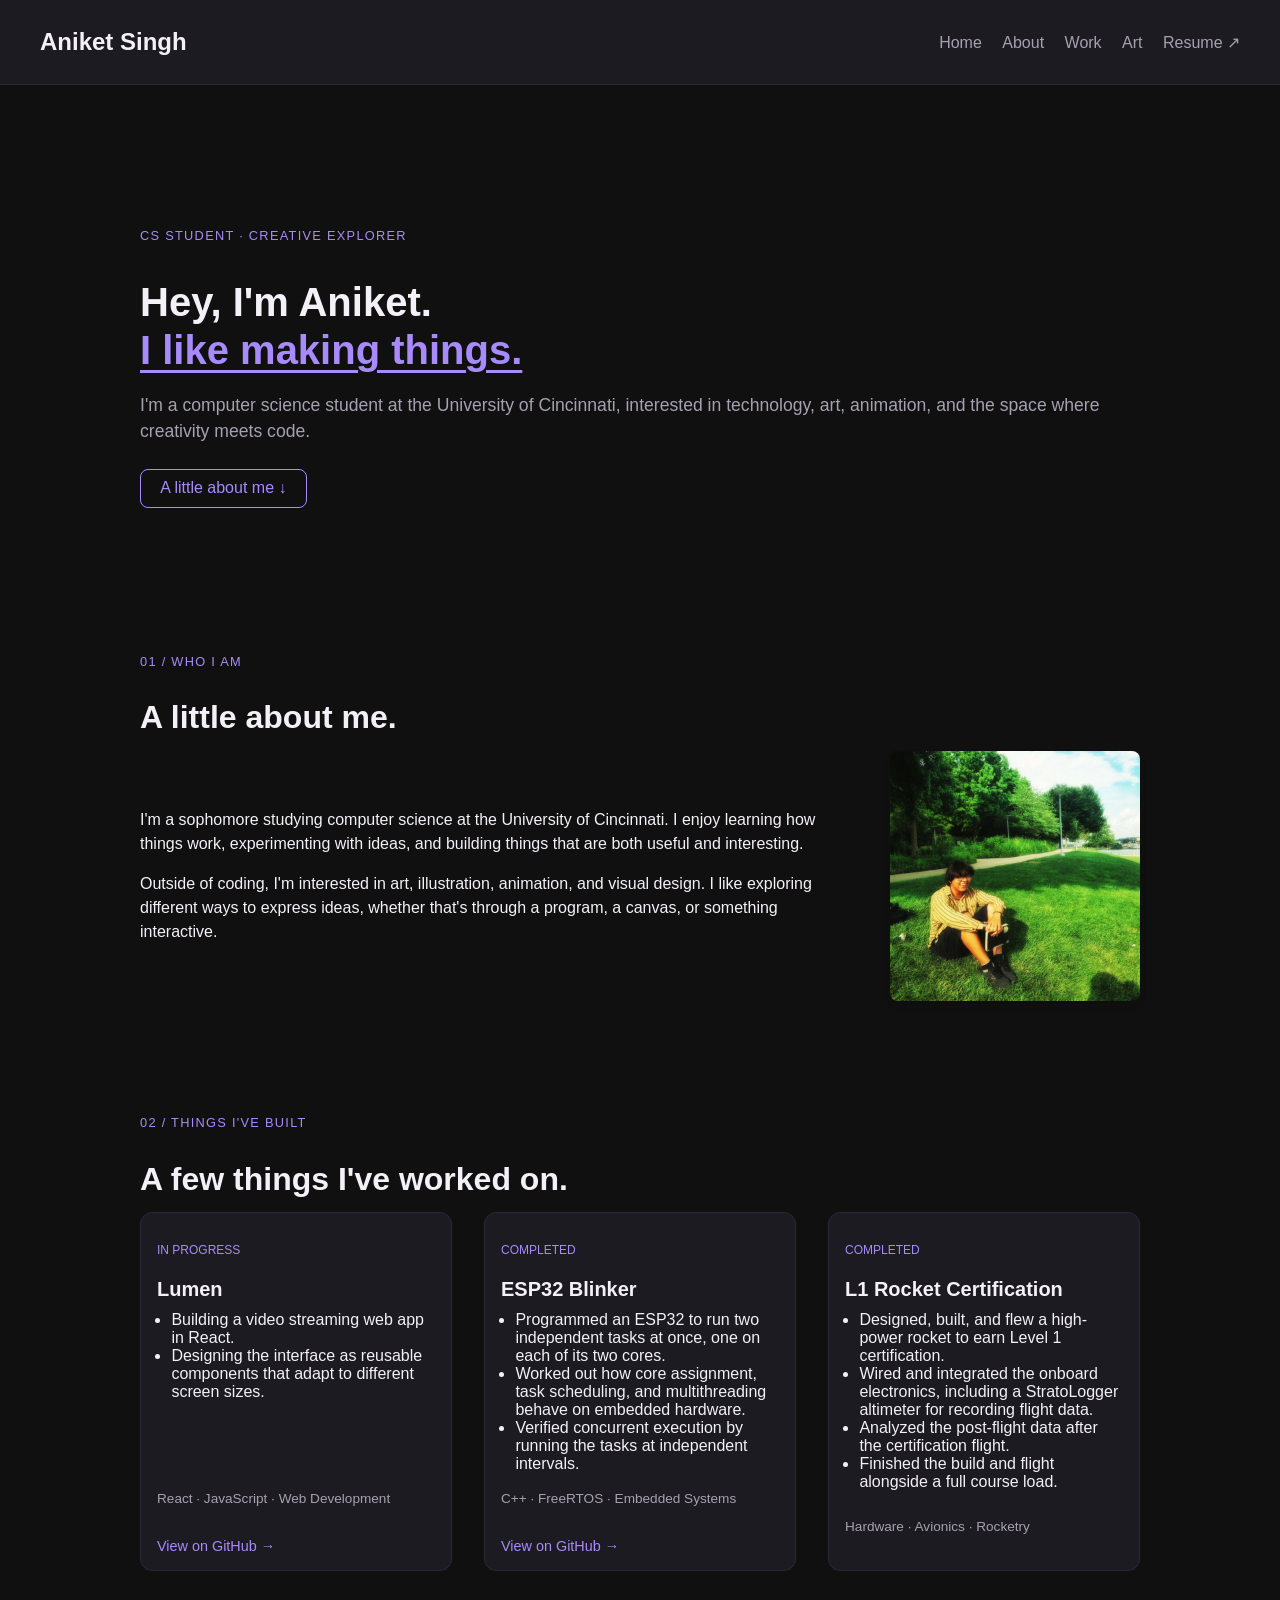
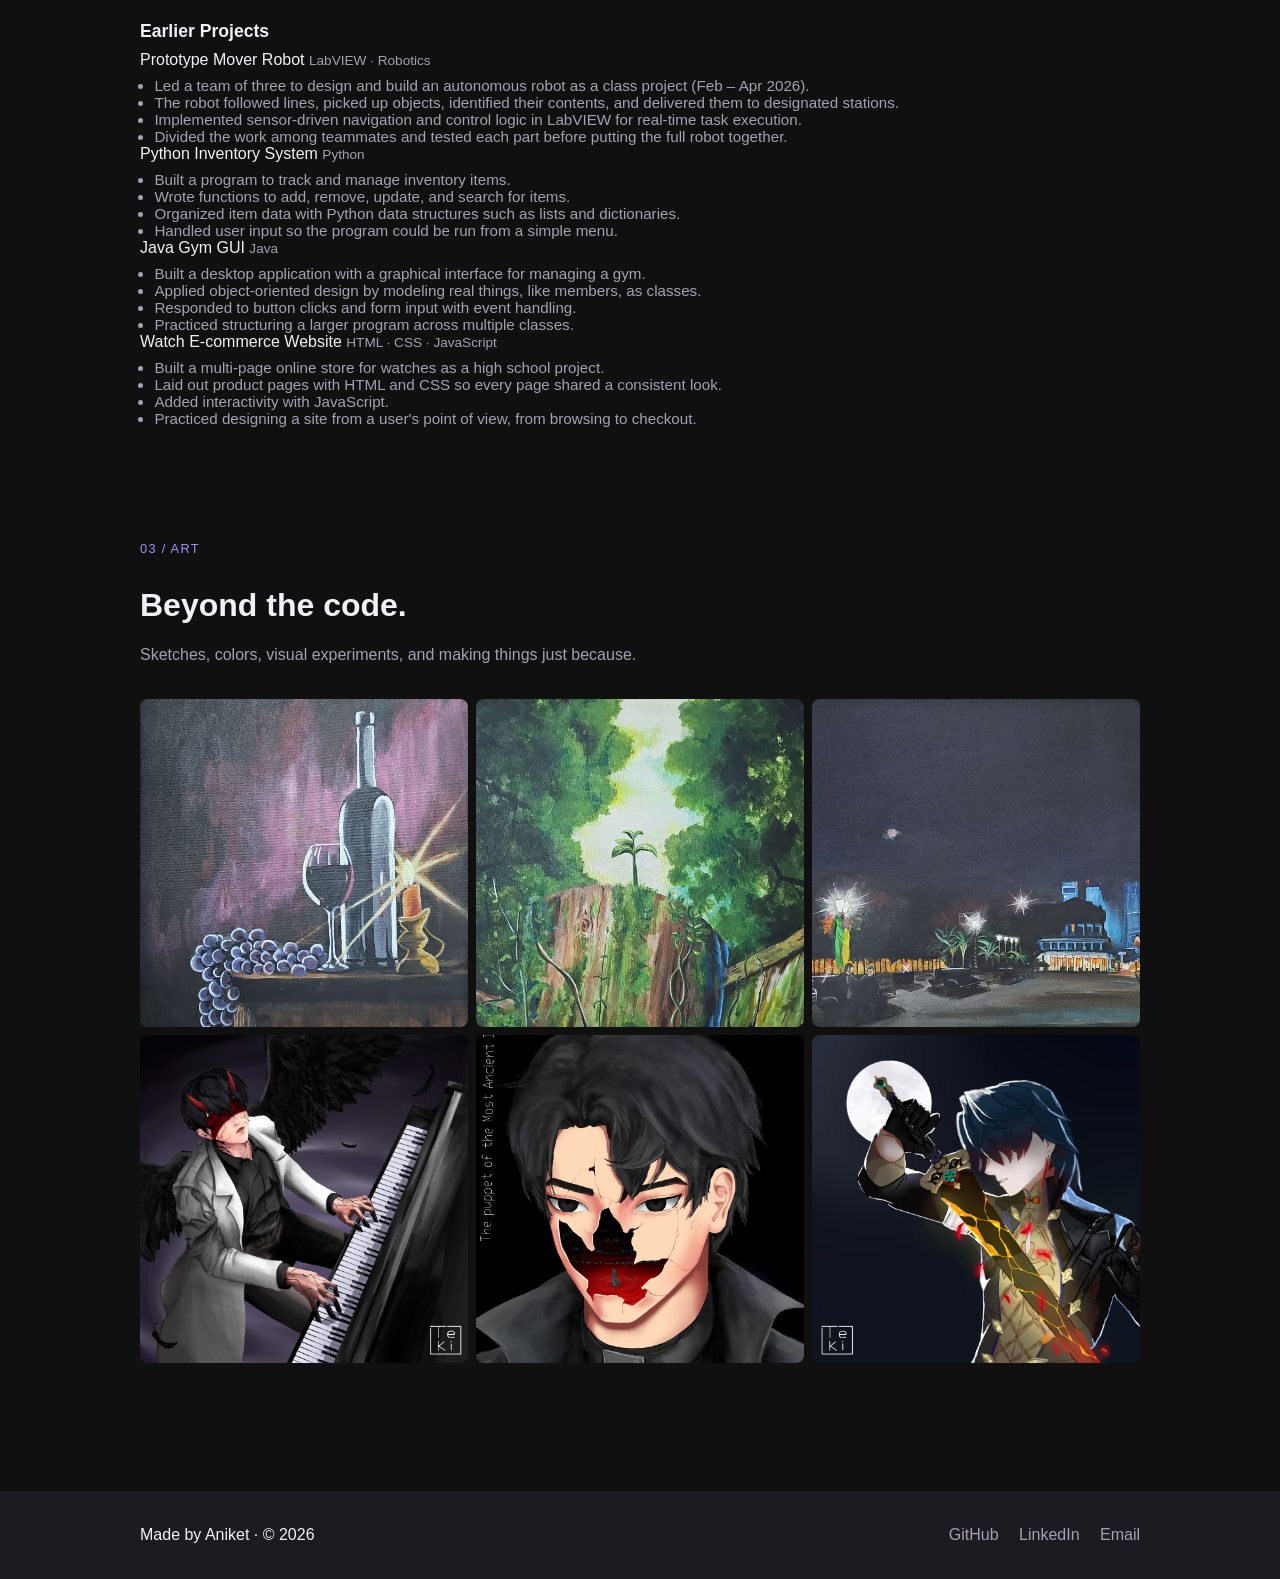
<file: index.html>
<!DOCTYPE html>
<html lang="en">

<head>
    <meta charset="UTF-8">
    <meta name="viewport" content="width=device-width, initial-scale=1.0">
    <meta name="description" content="Aniket Singh — computer science, art, animation, and things I build.">
    <title>Aniket Singh — Personal Website</title>

    <link rel="preconnect" href="https://fonts.googleapis.com">
    <link rel="preconnect" href="https://fonts.gstatic.com" crossorigin>
    <link
        href="https://fonts.googleapis.com/css2?family=Inter:wght@400;500&family=Space+Grotesk:wght@500;700&display=swap"
        rel="stylesheet">
    <link rel="stylesheet" href="styles.css">
</head>

<body>

    <header>
        <nav class="navbar">
            <a class="logo" href="index.html">Aniket Singh</span></a>
            <div class="nav-links">
                <a href="#hero">Home</a>
                <a href="#about">About</a>
                <a href="#work">Work</a>
                <a href="#art">Art</a>
                <a href="resume.html">Resume ↗</a>
            </div>
        </nav>
    </header>

    <main>

        <!-- Hero -->
        <section class="hero" id="hero">
            <p class="eyebrow">CS STUDENT · CREATIVE EXPLORER</p>

            <h1>
                Hey, I'm Aniket.<br>
                <span class="highlight">I like making things.</span>
            </h1>

            <p class="hero-sub">
                I'm a computer science student at the University of Cincinnati,
                interested in technology, art, animation, and the space
                where creativity meets code.
            </p>

            <a href="#about" class="button">A little about me ↓</a>
        </section>

        <!-- About -->
        <section id="about" class="content-section">
            <p class="eyebrow">01 / WHO I AM</p>
            <h2>A little about me.</h2>

            <div class="about-layout">
                <div class="about-text">
                    <p>
                        I'm a sophomore studying computer science at the
                        University of Cincinnati. I enjoy learning how things
                        work, experimenting with ideas, and building things
                        that are both useful and interesting.
                    </p>
                    <p>
                        Outside of coding, I'm interested in art, illustration,
                        animation, and visual design. I like exploring different
                        ways to express ideas, whether that's through a program,
                        a canvas, or something interactive.
                    </p>
                </div>
                <img class="about-photo" src="assets/aniket.jpg" alt="Aniket Singh">
            </div>
        </section>

        <!-- Projects -->
        <section id="work" class="content-section">
            <p class="eyebrow">02 / THINGS I'VE BUILT</p>
            <h2>A few things I've worked on.</h2>

            <div class="project-grid">

                <article class="project">
                    <p class="project-status">In Progress</p>
                    <h3>Lumen</h3>
                    <ul>
                        <li>Building a video streaming web app in React.</li>
                        <li>Designing the interface as reusable components that adapt to different screen sizes.</li>
                        <!-- TODO: add what actually works (playback / browsing / search) and the API or data source -->
                    </ul>
                    <p class="project-tags">React · JavaScript · Web Development</p>
                    <a href="https://github.com/aniuwho/REPO-NAME" class="text-link">View on GitHub →</a>
                </article>

                <article class="project">
                    <p class="project-status">Completed</p>
                    <h3>ESP32 Blinker</h3>
                    <ul>
                        <li>Programmed an ESP32 to run two independent tasks at once, one on each of its two cores.</li>
                        <li>Worked out how core assignment, task scheduling, and multithreading behave on embedded
                            hardware.</li>
                        <li>Verified concurrent execution by running the tasks at independent intervals.</li>
                    </ul>
                    <p class="project-tags">C++ · FreeRTOS · Embedded Systems</p>
                    <a href="https://github.com/aniuwho/REPO-NAME" class="text-link">View on GitHub →</a>
                </article>

                <article class="project">
                    <p class="project-status">Completed</p>
                    <h3>L1 Rocket Certification</h3>
                    <ul>
                        <li>Designed, built, and flew a high-power rocket to earn Level 1 certification.</li>
                        <li>Wired and integrated the onboard electronics, including a StratoLogger altimeter for
                            recording flight data.</li>
                        <li>Analyzed the post-flight data after the certification flight.</li>
                        <li>Finished the build and flight alongside a full course load.</li>
                        <!-- TODO: add apogee (ft) and deployment timing once you confirm them -->
                    </ul>
                    <p class="project-tags">Hardware · Avionics · Rocketry</p>
                </article>


            </div>

            <h3 class="earlier-heading">Earlier Projects</h3>

            <article class="earlier-entry">
                <div class="earlier-header">
                    <span class="project-name">Prototype Mover Robot</span>
                    <span class="project-tags">LabVIEW · Robotics</span>
                </div>
                <ul>
                    <li>Led a team of three to design and build an autonomous robot as a class project (Feb – Apr 2026).
                    </li>
                    <li>The robot followed lines, picked up objects, identified their contents, and delivered them to
                        designated stations.</li>
                    <li>Implemented sensor-driven navigation and control logic in LabVIEW for real-time task execution.
                    </li>
                    <li>Divided the work among teammates and tested each part before putting the full robot together.
                    </li>
                    <!-- TODO: add how the program was structured and the result (runs completed / placement) -->
                </ul>
            </article>

            <article class="earlier-entry">
                <div class="earlier-header">
                    <span class="project-name">Python Inventory System</span>
                    <span class="project-tags">Python</span>
                </div>
                <ul>
                    <li>Built a program to track and manage inventory items.</li>
                    <li>Wrote functions to add, remove, update, and search for items.</li>
                    <li>Organized item data with Python data structures such as lists and dictionaries.</li>
                    <li>Handled user input so the program could be run from a simple menu.</li>
                </ul>
            </article>

            <article class="earlier-entry">
                <div class="earlier-header">
                    <span class="project-name">Java Gym GUI</span>
                    <span class="project-tags">Java</span>
                </div>
                <ul>
                    <li>Built a desktop application with a graphical interface for managing a gym.</li>
                    <li>Applied object-oriented design by modeling real things, like members, as classes.</li>
                    <li>Responded to button clicks and form input with event handling.</li>
                    <li>Practiced structuring a larger program across multiple classes.</li>
                </ul>
            </article>

            <article class="earlier-entry">
                <div class="earlier-header">
                    <span class="project-name">Watch E-commerce Website</span>
                    <span class="project-tags">HTML · CSS · JavaScript</span>
                </div>
                <ul>
                    <li>Built a multi-page online store for watches as a high school project.</li>
                    <li>Laid out product pages with HTML and CSS so every page shared a consistent look.</li>
                    <li>Added interactivity with JavaScript.</li>
                    <li>Practiced designing a site from a user's point of view, from browsing to checkout.</li>
                </ul>
            </article>
        </section>

            <!-- Art -->
            <section id="art" class="content-section">
                <p class="eyebrow">03 / ART</p>
                <h2>Beyond the code.</h2>
                <p class="section-intro">
                    Sketches, colors, visual experiments, and making things just because.
                </p>

                <div class="art-grid">
                    <figure class="art-item">
                        <img src="assets/art/T0.jpg" alt="Describe the piece" loading="lazy">
                        <figcaption>Title · 2026</figcaption>
                    </figure>
                    <figure class="art-item">
                        <img src="assets/art/T1.jpg" alt="Describe the piece" loading="lazy">
                        <figcaption>Title · 2026</figcaption>
                    </figure>
                    <figure class="art-item">
                        <img src="assets/art/T2.jpg" alt="Describe the piece" loading="lazy">
                        <figcaption>Title · 2026</figcaption>
                    </figure>
                    <figure class="art-item">
                        <img src="assets/art/T3.png" alt="Describe the piece" loading="lazy">
                        <figcaption>Title · 2026</figcaption>
                    </figure>
                    <figure class="art-item">
                        <img src="assets/art/T4.png" alt="Describe the piece" loading="lazy">
                        <figcaption>Title · 2026</figcaption>
                    </figure>
                    <figure class="art-item">
                        <img src="assets/art/T5.png" alt="Describe the piece" loading="lazy">
                        <figcaption>Title · 2026</figcaption>
                    </figure>
                </div>
            </section>

    </main>

    <footer>
        <div class="footer">
            <p>Made by Aniket · © 2026</p>
            <div>
                <a href="https://github.com/aniuwho">GitHub</a>
                <a href="https://www.linkedin.com/in/singhaniket49/">LinkedIn</a>
                <a href="mailto:singh.ani100025@gmail.com">Email</a>
            </div>
        </div>
    </footer>

</body>

</html>
</file>
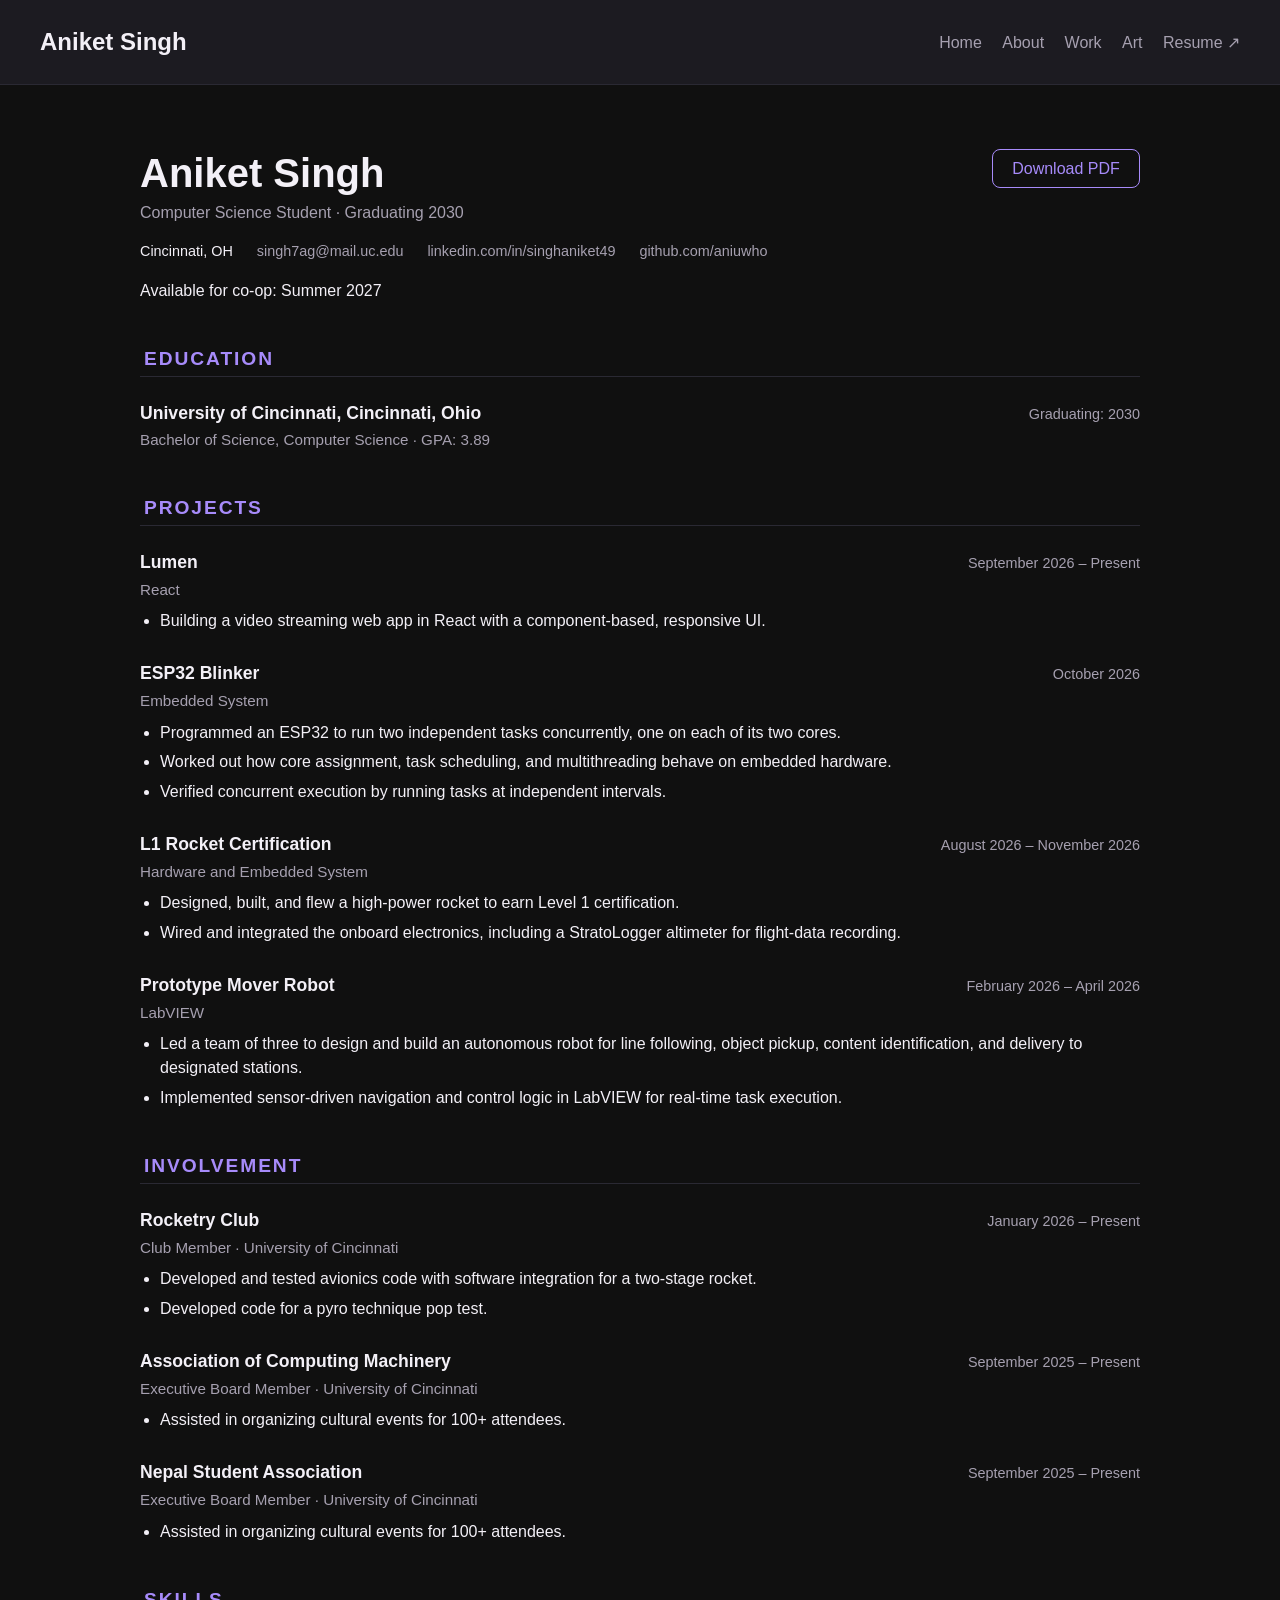
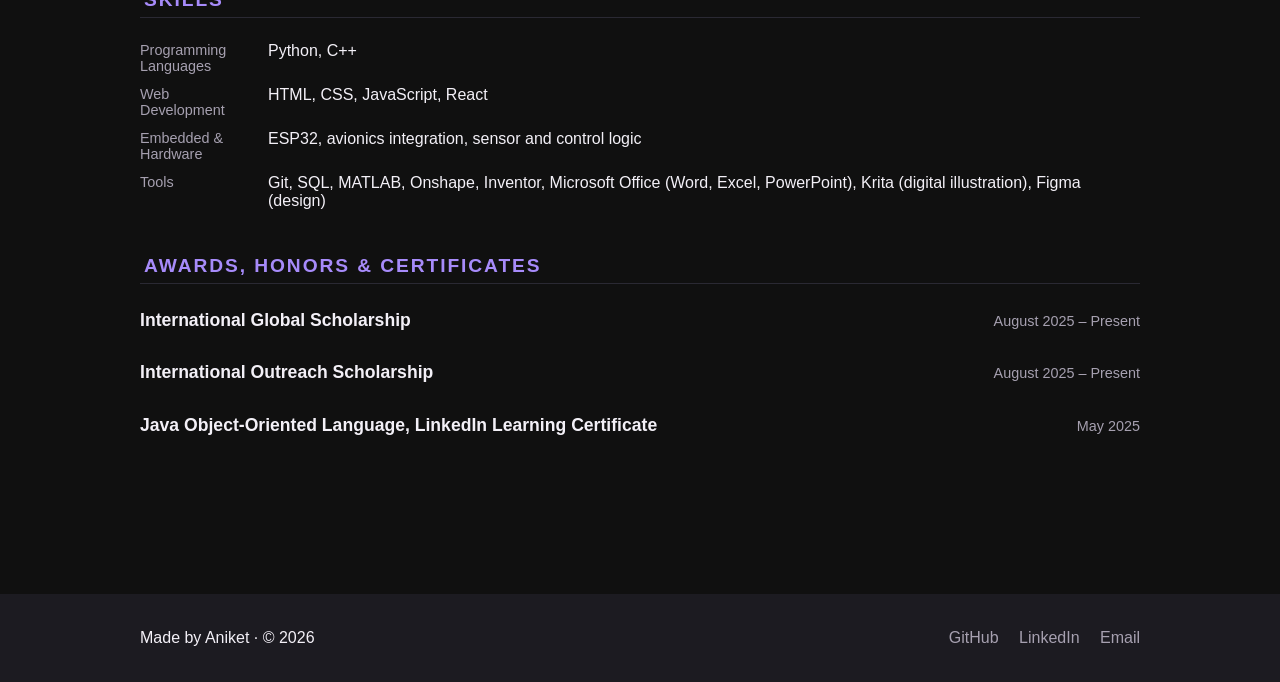
<file: resume.html>
<!DOCTYPE html>
<html lang="en">
<head>
    <meta charset="UTF-8">
    <meta name="viewport" content="width=device-width, initial-scale=1.0">
    <meta name="description"
          content="Aniket Singh — computer science, art, animation, and things I build.">
    <title>Aniket Singh — Resume</title>

    <link rel="preconnect" href="https://fonts.googleapis.com">
    <link rel="preconnect" href="https://fonts.gstatic.com" crossorigin>
    <link href="https://fonts.googleapis.com/css2?family=Inter:wght@400;500&family=Space+Grotesk:wght@500;700&display=swap" rel="stylesheet">
    <link rel="stylesheet" href="styles.css">
</head>

<body>

    <header>
        <nav class="navbar">
            <a class="logo" href="index.html">Aniket Singh</a>
            <div class="nav-links">
                <a href="index.html">Home</a>
                <a href="index.html#about">About</a>
                <a href="index.html#work">Work</a>
                <a href="index.html#art">Art</a>
                <a href="resume.html">Resume ↗</a>
            </div>
        </nav>
    </header>

    <main class="resume">

        <!-- Header -->
        <section class="resume-header">
            <div class="resume-top">
                <div>
                    <h1>Aniket Singh</h1>
                    <p class="resume-role">Computer Science Student · Graduating 2030</p>
                </div>
                <a href="Aniket-Singh-Resume.pdf" download class="button">Download PDF</a>
            </div>

            <p class="resume-contact">
                <span>Cincinnati, OH</span>
                <a href="mailto:singh7ag@mail.uc.edu">singh7ag@mail.uc.edu</a>
                <a href="https://www.linkedin.com/in/singhaniket49">linkedin.com/in/singhaniket49</a>
                <a href="https://github.com/aniuwho">github.com/aniuwho</a>
            </p>

            <p class="resume-availability">Available for co-op: Summer 2027</p>
        </section>

        <!-- Education -->
        <section class="resume-section">
            <h2 class="resume-heading">Education</h2>
            <article class="resume-entry">
                <div class="entry-header">
                    <h3>University of Cincinnati, Cincinnati, Ohio</h3>
                    <span class="entry-date">Graduating: 2030</span>
                </div>
                <p class="entry-sub">Bachelor of Science, Computer Science · GPA: 3.89</p>
            </article>
        </section>

        <!-- Projects -->
        <section class="resume-section">
            <h2 class="resume-heading">Projects</h2>

            <article class="resume-entry">
                <div class="entry-header">
                    <h3>Lumen</h3>
                    <span class="entry-date">September 2026 – Present</span>
                </div>
                <p class="entry-sub">React</p>
                <ul>
                    <li>Building a video streaming web app in React with a component-based, responsive UI.</li>
                    <!-- TODO: add a bullet on what actually works (playback / browsing / search) and the API or data source -->
                </ul>
            </article>

            <article class="resume-entry">
                <div class="entry-header">
                    <h3>ESP32 Blinker</h3>
                    <span class="entry-date">October 2026</span>
                </div>
                <p class="entry-sub">Embedded System</p>
                <ul>
                    <li>Programmed an ESP32 to run two independent tasks concurrently, one on each of its two cores.</li>
                    <li>Worked out how core assignment, task scheduling, and multithreading behave on embedded hardware.</li>
                    <li>Verified concurrent execution by running tasks at independent intervals.</li>
                </ul>
            </article>

            <article class="resume-entry">
                <div class="entry-header">
                    <h3>L1 Rocket Certification</h3>
                    <span class="entry-date">August 2026 – November 2026</span>
                </div>
                <p class="entry-sub">Hardware and Embedded System</p>
                <ul>
                    <li>Designed, built, and flew a high-power rocket to earn Level 1 certification.</li>
                    <li>Wired and integrated the onboard electronics, including a StratoLogger altimeter for flight-data recording.</li>
                    <!-- TODO: add a bullet on what the flight data showed (apogee in ft / deployment timing) -->
                    <!-- TODO: add a bullet on the build timeline alongside coursework (how many months) -->
                </ul>
            </article>

            <article class="resume-entry">
                <div class="entry-header">
                    <h3>Prototype Mover Robot</h3>
                    <span class="entry-date">February 2026 – April 2026</span>
                </div>
                <p class="entry-sub">LabVIEW</p>
                <ul>
                    <li>Led a team of three to design and build an autonomous robot for line following, object pickup, content identification, and delivery to designated stations.</li>
                    <li>Implemented sensor-driven navigation and control logic in LabVIEW for real-time task execution.</li>
                    <!-- TODO: add a bullet on how the program was structured (state machine / sequential tasks) -->
                    <!-- TODO: add a bullet on the result (runs completed / placement) -->
                </ul>
            </article>
        </section>

        <!-- Involvement -->
        <section class="resume-section">
            <h2 class="resume-heading">Involvement</h2>

            <article class="resume-entry">
                <div class="entry-header">
                    <h3>Rocketry Club</h3>
                    <span class="entry-date">January 2026 – Present</span>
                </div>
                <p class="entry-sub">Club Member · University of Cincinnati</p>
                <ul>
                    <li>Developed and tested avionics code with software integration for a two-stage rocket.</li>
                    <li>Developed code for a pyro technique pop test.</li>
                </ul>
            </article>

            <article class="resume-entry">
                <div class="entry-header">
                    <h3>Association of Computing Machinery</h3>
                    <span class="entry-date">September 2025 – Present</span>
                </div>
                <p class="entry-sub">Executive Board Member · University of Cincinnati</p>
                <ul>
                    <li>Assisted in organizing cultural events for 100+ attendees.</li>
                </ul>
            </article>

            <article class="resume-entry">
                <div class="entry-header">
                    <h3>Nepal Student Association</h3>
                    <span class="entry-date">September 2025 – Present</span>
                </div>
                <p class="entry-sub">Executive Board Member · University of Cincinnati</p>
                <ul>
                    <li>Assisted in organizing cultural events for 100+ attendees.</li>
                </ul>
            </article>
        </section>

        <!-- Skills -->
        <section class="resume-section">
            <h2 class="resume-heading">Skills</h2>
            <dl class="skills-list">
                <dt>Programming Languages</dt>
                <dd>Python, C++</dd>

                <dt>Web Development</dt>
                <dd>HTML, CSS, JavaScript, React</dd>

                <dt>Embedded &amp; Hardware</dt>
                <dd>ESP32, avionics integration, sensor and control logic</dd>

                <dt>Tools</dt>
                <dd>Git, SQL, MATLAB, Onshape, Inventor, Microsoft Office (Word, Excel, PowerPoint), Krita (digital illustration), Figma (design)</dd>
            </dl>
        </section>

        <!-- Awards -->
        <section class="resume-section">
            <h2 class="resume-heading">Awards, Honors &amp; Certificates</h2>

            <article class="resume-entry compact">
                <div class="entry-header">
                    <h3>International Global Scholarship</h3>
                    <span class="entry-date">August 2025 – Present</span>
                </div>
            </article>

            <article class="resume-entry compact">
                <div class="entry-header">
                    <h3>International Outreach Scholarship</h3>
                    <span class="entry-date">August 2025 – Present</span>
                </div>
            </article>

            <article class="resume-entry compact">
                <div class="entry-header">
                    <h3>Java Object-Oriented Language, LinkedIn Learning Certificate</h3>
                    <span class="entry-date">May 2025</span>
                </div>
            </article>
        </section>

    </main>

    <footer>
        <div class="footer">
            <p>Made by Aniket · © 2026</p>
            <div>
                <a href="https://github.com/aniuwho">GitHub</a>
                <a href="https://www.linkedin.com/in/singhaniket49">LinkedIn</a>
                <a href="mailto:singh7ag@mail.uc.edu">Email</a>
            </div>
        </div>
    </footer>

</body>
</html>
</file>
<file: styles.css>
:root {
    --background: #101010;
    --surface: #1C1B21;
    --primary-text: #F3F0f7;
    --muted-text: #A6A0B0;
    --accent: #A78BFA;
}

html {
    scroll-behavior: smooth;
}

body {
    background-color: var(--background);
    color: var(--primary-text);
    font-family: 'Arial', sans-serif;
    margin: 0;
    padding: 0;
}

h1 {
    font-size: 2.5rem;
    font-weight: bold;
    line-height: 1.2;
    margin-bottom: 1rem;
}

h2 {
    font-size: 2rem;
    font-weight: bold;
    line-height: 1.3;
    margin-bottom: 0.75rem;
}

h3 {
    font-size: 1.75rem;
    font-weight: bold;
    line-height: 1.4;
    margin-bottom: 0.5rem;
}

p {
    font-size: 1rem;
    line-height: 1.5;
    margin-bottom: 1rem;
}

a {
    color: var(--accent);
    text-decoration: none;
}

main {
    max-width:1000px;
    margin: 2rem auto;
    padding: 2rem;
}

.eyebrow {
    text-transform: uppercase;
    font-size: 0.8rem;
    letter-spacing: 0.1em;
    color: var(--accent);
}

/* Navigation Styles */

header {
    background: var(--surface);
    border-bottom: 1px solid #2A2933;
    position: sticky;
    top: 0;
    z-index: 10;
}

section[id] {
    scroll-margin-top: 6rem;
}

.navbar {
    display: flex;
    justify-content:space-between;
    align-items: center;
    margin: 0 auto;
    padding: 1.75rem 2rem;
    max-width: 1200px;
}

.nav-links a {
    margin-left: 1rem;
    font-size: 1rem;
    color: var(--muted-text);
    transition: color 0.3s ease;
}

.nav-links a:hover {
    color: var(--accent);
}

.logo {
    font-size: 1.5rem;
    font-weight: bold;
    color: var(--primary-text);
}

.content-section{
    margin-top: 7rem;
}
/* Hero Section Styles */

.hero {
    padding:4rem 0 2rem;
}

.hero-sub{
    color: var(--muted-text);
    font-size:1.1rem;
    margin-bottom:1.5rem;
}

.section-intro{
    color: var(--muted-text);
    margin-bottom: 2rem;
}

.earlier-heading{
    font-size: 1.1rem;
    margin-top: 3rem;
}

.text-link{
    align-self: flex-start;
    font-size: 0.9rem;
    margin-top: 0.75rem;
}
.highlight {
    color: var(--accent);
    text-decoration: underline;
    text-decoration-color: var(--accent);
    text-underline-offset: 6px;
    text-decoration-thickness: 3px;
}

/*About Section Styles */

.about-layout {
    display: grid;
    grid-template-columns: 1fr 250px;
    align-items: center;
    gap: 2rem;

}

.about-photo {
    width: 100%;
    border-radius: 8px;
    aspect-ratio: 1/1;
    object-fit: cover;
    box-shadow: 0 4px 6px rgba(0, 0, 0, 0.1);
}

@media (max-width: 600px) {
    .about-layout {
        grid-template-columns: 1fr;
    }
}

/* Projects Section Styles */

.project-grid {
    display: grid;
    grid-template-columns: repeat(auto-fit,minmax(220px,1fr));
    gap: 2rem;
}

.project{
    background: var(--surface);
    padding: 1rem;
    border-radius: 0.75rem;
    border: 1px solid #2A2933;
    transition: transform 0.2s ease;

    display: flex;
    flex-direction: column ;

    min-height: 2.8em;
}

.project-tags{
    margin-top: auto;
    font-size: 0.85rem;
    color: var(--muted-text);
}

.project-name{
    color: var(--primary-text);
}

.project:hover{transform: translateY(-4px);}

.project h3 {
    font-size: 1.25rem;
    margin-top: 0;
}

.project-status{
    color: var(--accent);
    font-size: 0.75rem;
    text-transform: uppercase;
}

.project-list{
    list-style-type: none;
    padding: 0;
}

.project-list li{
    display: flex;
    justify-content: space-between;
    padding: 0.75rem;
    border-bottom: 1px solid #2A2933;
}

.project .project-tags{
    margin-top: auto;
}

/* Interest */

.interest-grid{
    display: grid;
    grid-template-columns: repeat(auto-fit,minmax(200px,1fr));
    gap: 2 rem;

}


.interest-card{
    border-top: 2px solid var(--accent);
    padding-top: 1rem;
}

.interest-card h3{
    font-size: 1.25rem;
}

.interest-card p{
    color: var(--muted-text);
}

.interest-card:hover{
    transition: border-color 0.2s ease;
}

.art-heading{
    font-size: 1rem;
}

/* Resume Page Styles */

.resume-top {
    display: flex;
    justify-content: space-between;
    align-items: flex-start;
    flex-wrap: wrap;
    gap: 1rem;
}

.resume-top h1 {
    margin: 0 0 0.25rem;
}

.resume-role {
    color: var(--muted-text);
    margin: 0;
}

.resume-contact {
    display: flex;
    flex-wrap: wrap;
    gap: 0.5rem 1.5rem;
    font-size: 0.9rem;
    margin-top: 1rem;
}

.resume-contact a {
    color: var(--muted-text);
    transition: color 0.2s ease;
}

.resume-contact a:hover {
    color: var(--accent);
}

.button {
    display: inline-block;
    padding: 0.6rem 1.2rem;
    border: 1px solid var(--accent);
    border-radius: 0.5rem;
    color: var(--accent);
    transition: background 0.2s ease, color 0.2s ease;
}

.button:hover {
    background: var(--accent);
    color: var(--background);
}

.resume-section {
    margin-top: 2.5rem;
}

.resume-heading {
    font-size: 1.2rem;
    text-transform: uppercase;
    letter-spacing: 0.1em;
    color: var(--accent);
    border-bottom: 1px solid #2A2933;
    padding: 4px;
    margin-bottom: 1.5rem;

}

.resume-entry {
    margin-bottom: 1.75rem;
}

.entry-header {
    display: flex;
    justify-content: space-between;
    align-items: baseline;
    gap: 1rem;
}

.resume-entry h3 {
    font-size: 1.1rem;
    margin: 0;
}

.entry-date {
    color: var(--muted-text);
    font-size: 0.9rem;
    white-space: nowrap;
}

.entry-sub {
    color: var(--muted-text);
    font-size: 0.95rem;
    margin: 0.25rem 0 0.5rem;
}

.resume-entry ul {
    margin: 0;
    padding-left: 1.25rem;
}

.resume-entry li {
    line-height: 1.5;
    margin-bottom: 0.35rem;
}

.skills-list {
    display: grid;
    grid-template-columns: 7rem 1fr;
    gap: 0.75rem 1rem;
    margin: 0;
}

.skills-list dt {
    color: var(--muted-text);
    font-size: 0.9rem;
}

.skills-list dd {
    margin: 0;
}

/* Art CSS */

.art-grid{
    display: grid;
    grid-template-columns: repeat(3,1fr);
    gap: 0.5rem;
}

.art-item{
    position: relative;
    margin: 0;
    aspect-ratio: 1/1;
    overflow: hidden;
    border-radius: 0.5rem;
    background: var(--surface);
}

.art-item img{
    width: 100%;
    height: 100%;
    object-fit: cover;
    display: block;
    transition: transform 0.3s ease;
}

.art-item:hover img{
    transform: translateY(-3px) scale(1.05);
}

.art-item figcaption{
    position: absolute;
    inset: auto 0 0 0;
    padding: 0.75rem;
    font-size: 0.85rem;
    color: var(--primary-text);
    background: linear-gradient(transparent, rgba(0, 0, 0, 0.75));
    opacity: 0;
    transition: opacity 0.3s ease;
}

.art-item:hover figcaption{
    opacity:1;
}



.project ul {
    margin: 0 0 1rem;
    padding-left: 0.9rem;
}

.earlier-entry ul {
    margin: 0.5rem 0 0;
    padding-left: 0.9rem;
    color: var(--muted-text);
    font-size: 0.95rem;
}



footer {
    background: var(--surface);
    margin-top: 6rem;
}

.footer {
    display: flex;
    justify-content: space-between;
    align-items: center;
    flex-wrap: wrap;
    gap: 1rem;
    max-width: 1000px;
    margin: 0 auto;
    padding: 2rem;
}

.footer p { margin: 0; }

.footer a {
    margin-left: 1rem;
    color: var(--muted-text);
    transition: color 0.2s ease;
}

.footer a:hover { color: var(--accent); }

@media (max-width: 600px) {
    .skills-list {
        grid-template-columns: 1fr;
        gap: 0.25rem;
    }

    .skills-list dd {
        margin-bottom: 0.75rem;
    }
}

   @media (hover: none) {
       .art-item figcaption { opacity: 1; }
   }
</file>
